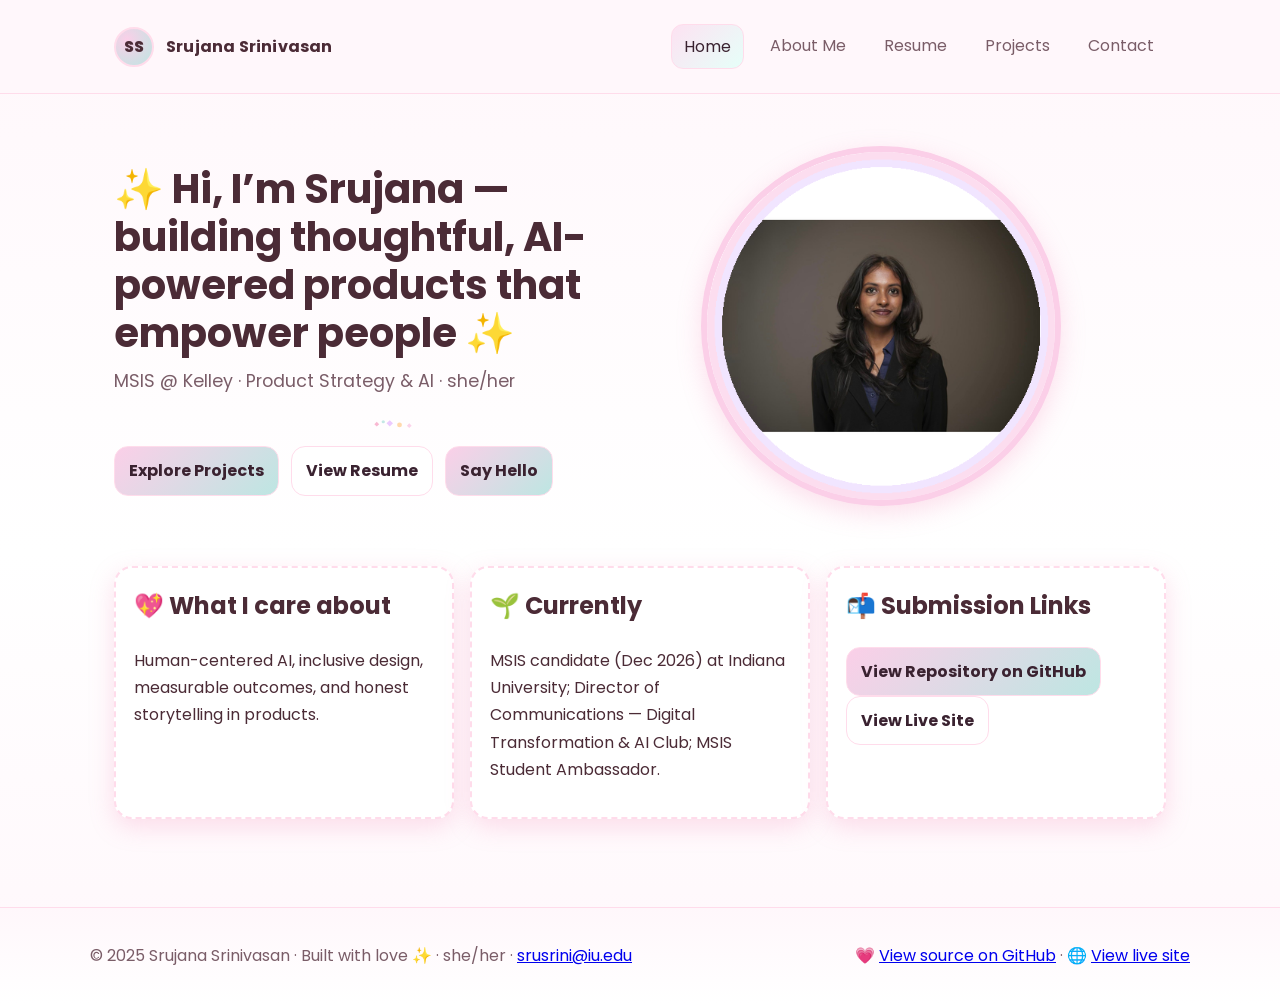
<file: index.html>
<!doctype html>
<html lang="en">
<head>
  <meta charset="utf-8">
  <meta name="viewport" content="width=device-width, initial-scale=1">
  <title>Home · Srujana Srinivasan</title>
  <meta name="description" content="Srujana Srinivasan — portfolio, resume, projects, and contact.">
  <link rel="preconnect" href="https://fonts.googleapis.com">
  <link rel="preconnect" href="https://fonts.gstatic.com" crossorigin>
  <link href="https://fonts.googleapis.com/css2?family=Poppins:wght@400;500;600;700&display=swap" rel="stylesheet">
  <link rel="stylesheet" href="styles.css">
</head>
<body>
  <header class="site-header">
    <div class="container header-inner">
      <a class="brand" href="index.html" aria-label="Home">
        <span class="brand-logo" aria-hidden="true">SS</span>
        <span class="brand-text">Srujana Srinivasan</span>
      </a>
      <nav aria-label="Primary">
        <button class="nav-toggle" aria-expanded="false" aria-controls="primary-menu">Menu</button>
        <ul id="primary-menu" class="nav-list">
          <li><a href="index.html" aria-current="page" class="active">Home</a></li>
<li><a href="about.html" >About Me</a></li>
<li><a href="resume.html" >Resume</a></li>
<li><a href="projects.html" >Projects</a></li>
<li><a href="contact.html" >Contact</a></li>
        </ul>
      </nav>
    </div>
  </header>
  <main class="container">
    
<section class="hero">
  <div>
    <h1>✨ Hi, I’m Srujana — building thoughtful, AI-powered products that empower people ✨</h1>
    <p class="kawaii">MSIS @ Kelley · Product Strategy &amp; AI · she/her</p>
    <div class="divider"><img src="images/sparkle.svg" alt="sparkle divider"></div>
    <div class="cta-row">
      <a class="btn" href="projects.html">Explore Projects</a>
      <a class="btn btn-secondary" href="resume.html">View Resume</a>
      <a class="btn" href="contact.html">Say Hello</a>
    </div>
  </div>
  <div class="hero-visual">
    <img src="images/avatar_placeholder.png" alt="Srujana headshot with soft pastel circular frame." width="360" height="360">
  </div>
</section>

<section class="cards">
  <article class="card">
    <h2>💖 What I care about</h2>
    <p>Human-centered AI, inclusive design, measurable outcomes, and honest storytelling in products.</p>
  </article>
  <article class="card">
    <h2>🌱 Currently</h2>
    <p>MSIS candidate (Dec 2026) at Indiana University; Director of Communications — Digital Transformation &amp; AI Club; MSIS Student Ambassador.</p>
  </article>
  <article class="card">
    <h2>📬 Submission Links</h2>
    <p><a class="btn" href="https://github.com/srujana-srini/AiDD-srusrini-assignment5" target="_blank" rel="noopener">View Repository on GitHub</a> <a class="btn btn-secondary" href="https://srujana-srini.github.io/AiDD-srusrini-assignment5/" target="_blank" rel="noopener">View Live Site</a></p>
  </article>
</section>

  </main>
  <footer class="site-footer">
    <div class="container footer-inner">
      <p>&copy; 2025 Srujana Srinivasan · Built with love ✨ · she/her · <a href="mailto:srusrini@iu.edu">srusrini@iu.edu</a></p>
      <p>💗 <a href="https://github.com/srujana-srini/AiDD-srusrini-assignment5" target="_blank" rel="noopener">View source on GitHub</a> · 🌐 <a href="https://srujana-srini.github.io/AiDD-srusrini-assignment5/" target="_blank" rel="noopener">View live site</a></p>
    </div>
  </footer>
  <script>
    const btn = document.querySelector('.nav-toggle');
    const menu = document.getElementById('primary-menu');
    if (btn && menu) {
      btn.addEventListener('click', () => {
        const expanded = btn.getAttribute('aria-expanded') === 'true';
        btn.setAttribute('aria-expanded', String(!expanded));
        menu.classList.toggle('open');
      });
    }
  </script>
</body>
</html>
</file>
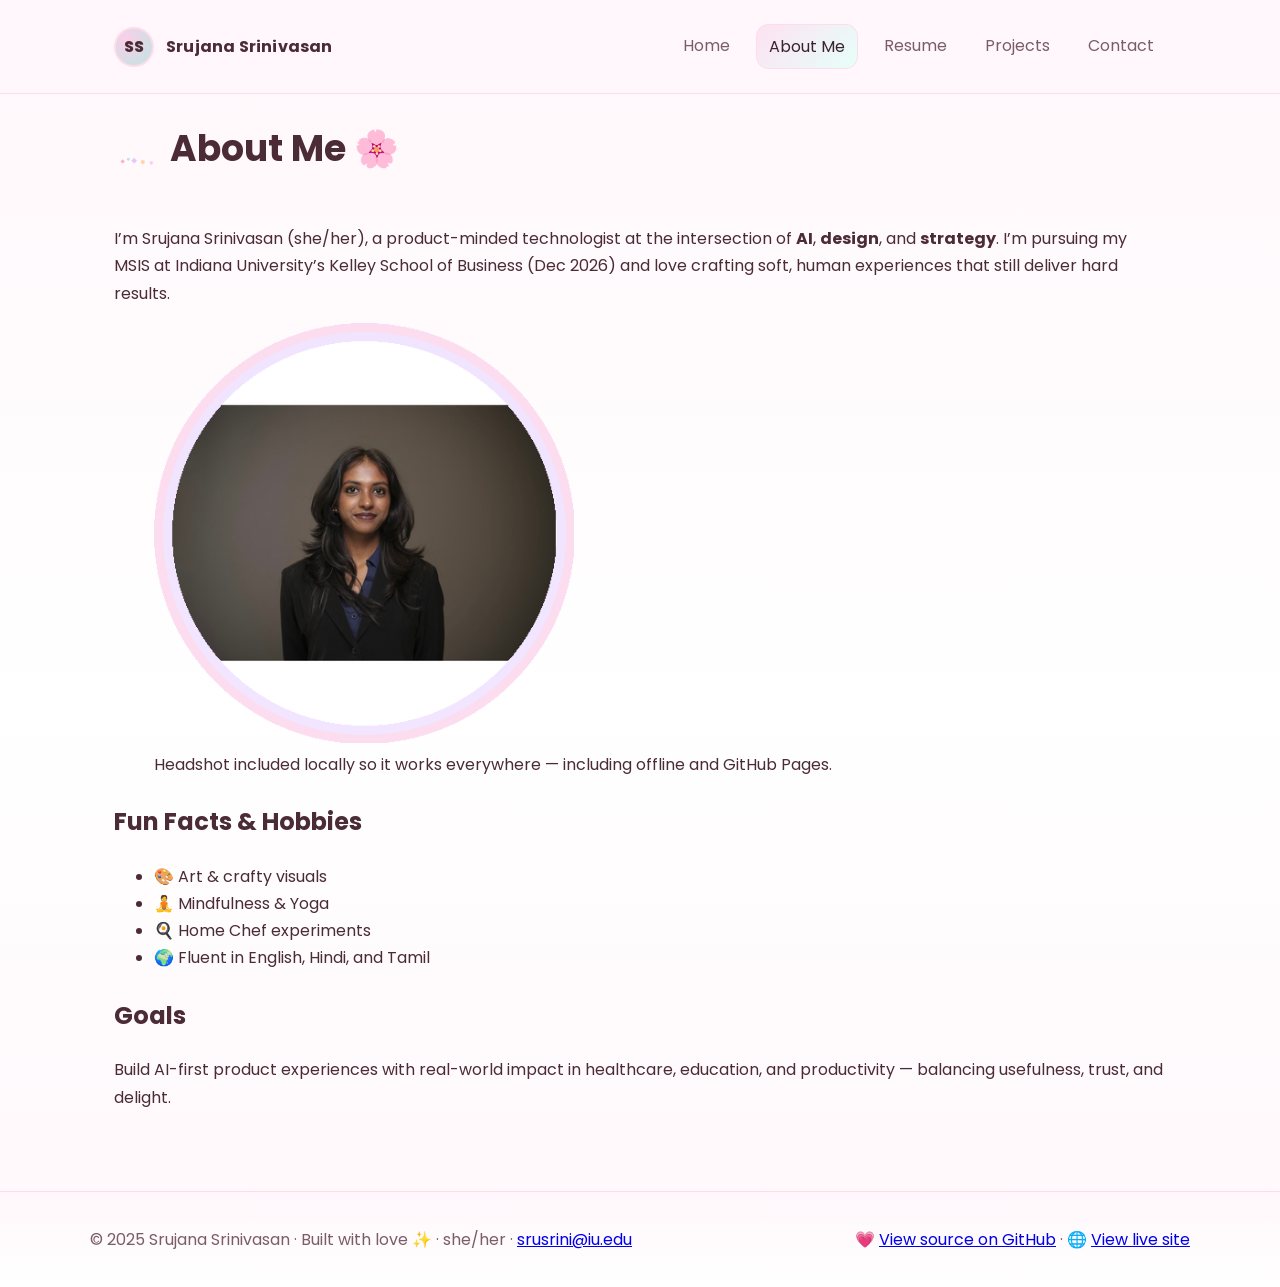
<file: about.html>
<!doctype html>
<html lang="en">
<head>
  <meta charset="utf-8">
  <meta name="viewport" content="width=device-width, initial-scale=1">
  <title>About · Srujana Srinivasan</title>
  <meta name="description" content="Srujana Srinivasan — portfolio, resume, projects, and contact.">
  <link rel="preconnect" href="https://fonts.googleapis.com">
  <link rel="preconnect" href="https://fonts.gstatic.com" crossorigin>
  <link href="https://fonts.googleapis.com/css2?family=Poppins:wght@400;500;600;700&display=swap" rel="stylesheet">
  <link rel="stylesheet" href="styles.css">
</head>
<body>
  <header class="site-header">
    <div class="container header-inner">
      <a class="brand" href="index.html" aria-label="Home">
        <span class="brand-logo" aria-hidden="true">SS</span>
        <span class="brand-text">Srujana Srinivasan</span>
      </a>
      <nav aria-label="Primary">
        <button class="nav-toggle" aria-expanded="false" aria-controls="primary-menu">Menu</button>
        <ul id="primary-menu" class="nav-list">
          <li><a href="index.html" >Home</a></li>
<li><a href="about.html" aria-current="page" class="active">About Me</a></li>
<li><a href="resume.html" >Resume</a></li>
<li><a href="projects.html" >Projects</a></li>
<li><a href="contact.html" >Contact</a></li>
        </ul>
      </nav>
    </div>
  </header>
  <main class="container">
    
<article class="prose">
  <div class="section-title">
    <img src="images/sparkle.svg" alt="" aria-hidden="true">
    <h1>About Me 🌸</h1>
  </div>
  <p>I’m Srujana Srinivasan (she/her), a product-minded technologist at the intersection of <strong>AI</strong>, <strong>design</strong>, and <strong>strategy</strong>. I’m pursuing my MSIS at Indiana University’s Kelley School of Business (Dec 2026) and love crafting soft, human experiences that still deliver hard results.</p>

  <figure class="about-photo">
    <img src="images/avatar_placeholder.png" alt="Srujana headshot inside soft circular pastel frame." width="420" height="420">
    <figcaption>Headshot included locally so it works everywhere — including offline and GitHub Pages.</figcaption>
  </figure>

  <h2>Fun Facts & Hobbies</h2>
  <ul>
    <li>🎨 Art & crafty visuals</li>
    <li>🧘 Mindfulness & Yoga</li>
    <li>🍳 Home Chef experiments</li>
    <li>🌍 Fluent in English, Hindi, and Tamil</li>
  </ul>

  <h2>Goals</h2>
  <p>Build AI-first product experiences with real-world impact in healthcare, education, and productivity — balancing usefulness, trust, and delight.</p>
</article>

  </main>
  <footer class="site-footer">
    <div class="container footer-inner">
      <p>&copy; 2025 Srujana Srinivasan · Built with love ✨ · she/her · <a href="mailto:srusrini@iu.edu">srusrini@iu.edu</a></p>
      <p>💗 <a href="https://github.com/srujana-srini/AiDD-srusrini-assignment5" target="_blank" rel="noopener">View source on GitHub</a> · 🌐 <a href="https://srujana-srini.github.io/AiDD-srusrini-assignment5/" target="_blank" rel="noopener">View live site</a></p>
    </div>
  </footer>
  <script>
    const btn = document.querySelector('.nav-toggle');
    const menu = document.getElementById('primary-menu');
    if (btn && menu) {
      btn.addEventListener('click', () => {
        const expanded = btn.getAttribute('aria-expanded') === 'true';
        btn.setAttribute('aria-expanded', String(!expanded));
        menu.classList.toggle('open');
      });
    }
  </script>
</body>
</html>
</file>
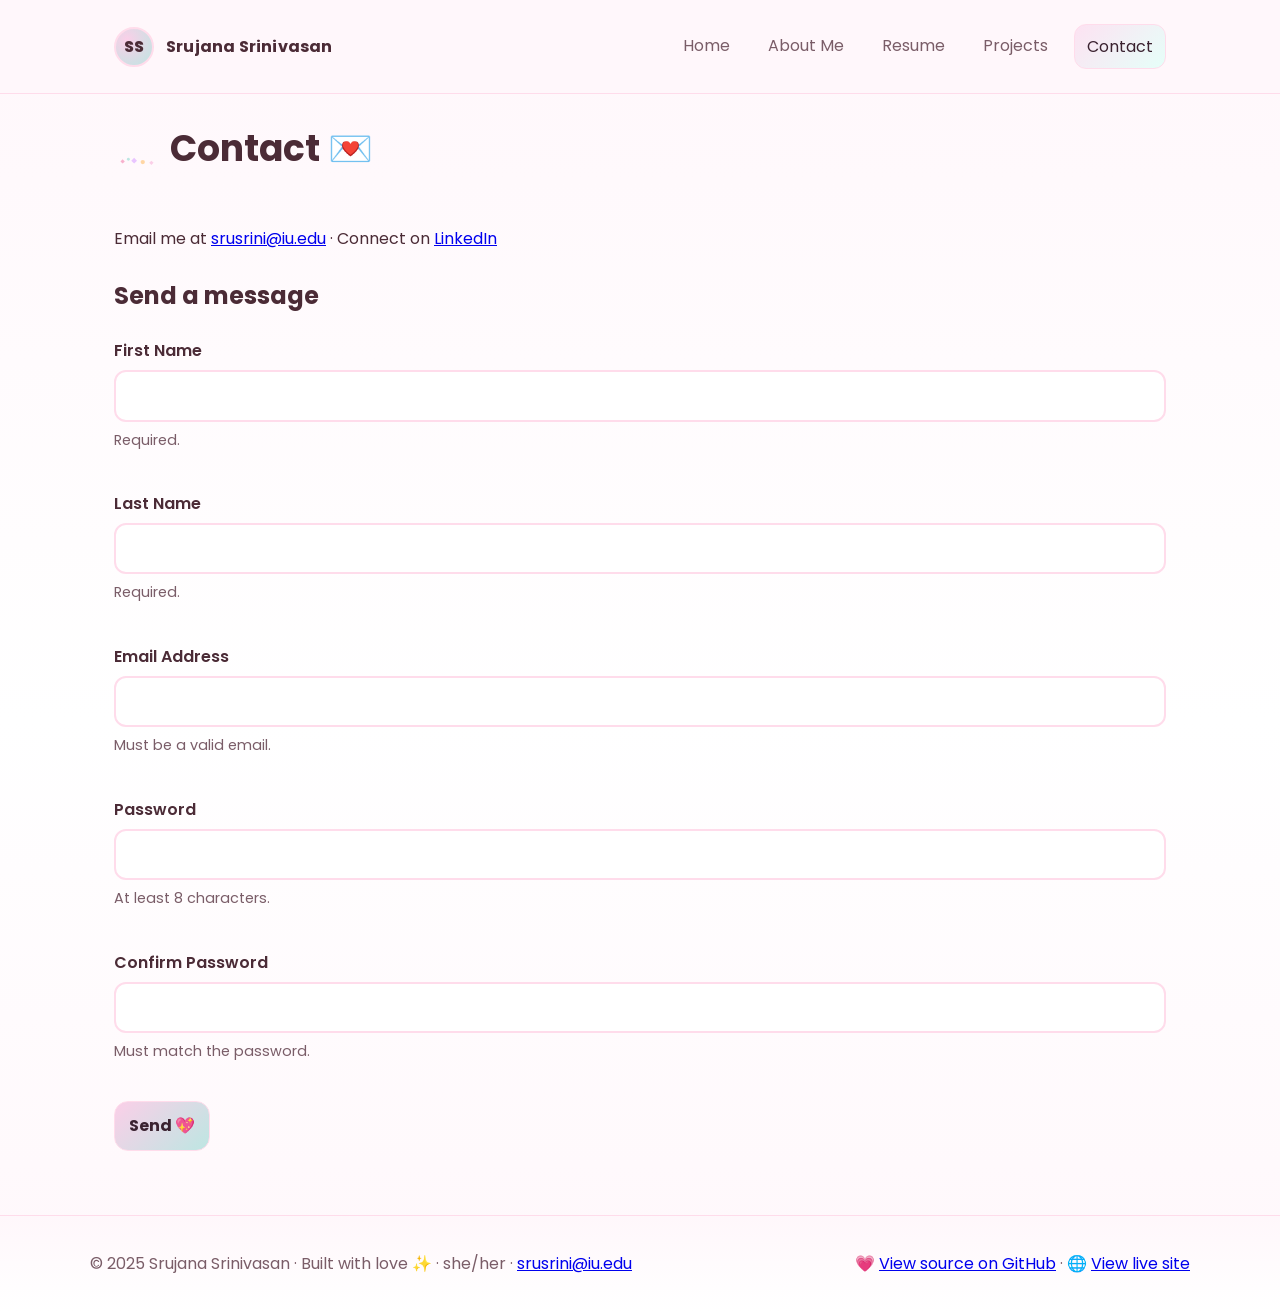
<file: contact.html>
<!doctype html>
<html lang="en">
<head>
  <meta charset="utf-8">
  <meta name="viewport" content="width=device-width, initial-scale=1">
  <title>Contact · Srujana Srinivasan</title>
  <meta name="description" content="Srujana Srinivasan — portfolio, resume, projects, and contact.">
  <link rel="preconnect" href="https://fonts.googleapis.com">
  <link rel="preconnect" href="https://fonts.gstatic.com" crossorigin>
  <link href="https://fonts.googleapis.com/css2?family=Poppins:wght@400;500;600;700&display=swap" rel="stylesheet">
  <link rel="stylesheet" href="styles.css">
</head>
<body>
  <header class="site-header">
    <div class="container header-inner">
      <a class="brand" href="index.html" aria-label="Home">
        <span class="brand-logo" aria-hidden="true">SS</span>
        <span class="brand-text">Srujana Srinivasan</span>
      </a>
      <nav aria-label="Primary">
        <button class="nav-toggle" aria-expanded="false" aria-controls="primary-menu">Menu</button>
        <ul id="primary-menu" class="nav-list">
          <li><a href="index.html" >Home</a></li>
<li><a href="about.html" >About Me</a></li>
<li><a href="resume.html" >Resume</a></li>
<li><a href="projects.html" >Projects</a></li>
<li><a href="contact.html" aria-current="page" class="active">Contact</a></li>
        </ul>
      </nav>
    </div>
  </header>
  <main class="container">
    
<section class="prose">
  <div class="section-title">
    <img src="images/sparkle.svg" alt="" aria-hidden="true">
    <h1>Contact 💌</h1>
  </div>
  <p>Email me at <a href="mailto:srusrini@iu.edu">srusrini@iu.edu</a> · Connect on <a href="https://www.linkedin.com/in/srujana-srinivasan/" target="_blank" rel="noopener">LinkedIn</a></p>

  <h2>Send a message</h2>
  <form id="contactForm" novalidate>
    <div class="form-row">
      <label for="firstName">First Name</label>
      <input id="firstName" name="firstName" type="text" required aria-describedby="firstNameHelp">
      <small id="firstNameHelp" class="hint">Required.</small>
      <span class="error" id="firstNameError" aria-live="polite"></span>
    </div>

    <div class="form-row">
      <label for="lastName">Last Name</label>
      <input id="lastName" name="lastName" type="text" required aria-describedby="lastNameHelp">
      <small id="lastNameHelp" class="hint">Required.</small>
      <span class="error" id="lastNameError" aria-live="polite"></span>
    </div>

    <div class="form-row">
      <label for="email">Email Address</label>
      <input id="email" name="email" type="email" required aria-describedby="emailHelp">
      <small id="emailHelp" class="hint">Must be a valid email.</small>
      <span class="error" id="emailError" aria-live="polite"></span>
    </div>

    <div class="form-row">
      <label for="password">Password</label>
      <input id="password" name="password" type="password" minlength="8" required aria-describedby="passwordHelp">
      <small id="passwordHelp" class="hint">At least 8 characters.</small>
      <span class="error" id="passwordError" aria-live="polite"></span>
    </div>

    <div class="form-row">
      <label for="confirmPassword">Confirm Password</label>
      <input id="confirmPassword" name="confirmPassword" type="password" minlength="8" required aria-describedby="confirmPasswordHelp">
      <small id="confirmPasswordHelp" class="hint">Must match the password.</small>
      <span class="error" id="confirmPasswordError" aria-live="polite"></span>
    </div>

    <button class="btn" type="submit">Send 💖</button>
  </form>
</section>

<script>
  const form = document.getElementById('contactForm');
  const fields = ['firstName','lastName','email','password','confirmPassword'];

  function setError(id, msg) {
    const el = document.getElementById(id + 'Error');
    if (el) el.textContent = msg || '';
  }
  function clearErrors() { fields.forEach(f => setError(f, '')); }

  form.addEventListener('submit', (e) => {
    clearErrors();
    let valid = true;

    const first = document.getElementById('firstName');
    const last = document.getElementById('lastName');
    const email = document.getElementById('email');
    const pass = document.getElementById('password');
    const conf = document.getElementById('confirmPassword');

    if (!first.value.trim()) { setError('firstName', 'Please add your first name 💕'); valid = false; }
    if (!last.value.trim()) { setError('lastName', 'Last name is needed ✨'); valid = false; }
    if (!email.validity.valid) { setError('email', 'A valid email, pretty please ✉️'); valid = false; }
    if (!pass.value || pass.value.length < 8) { setError('password', '8+ characters for security 💌'); valid = false; }
    if (conf.value !== pass.value) { setError('confirmPassword', 'Passwords need to match 💗'); valid = false; }

    if (!valid) { e.preventDefault(); return; }
    e.preventDefault();
    window.location.href = 'thankyou.html';
  });
</script>

  </main>
  <footer class="site-footer">
    <div class="container footer-inner">
      <p>&copy; 2025 Srujana Srinivasan · Built with love ✨ · she/her · <a href="mailto:srusrini@iu.edu">srusrini@iu.edu</a></p>
      <p>💗 <a href="https://github.com/srujana-srini/AiDD-srusrini-assignment5" target="_blank" rel="noopener">View source on GitHub</a> · 🌐 <a href="https://srujana-srini.github.io/AiDD-srusrini-assignment5/" target="_blank" rel="noopener">View live site</a></p>
    </div>
  </footer>
  <script>
    const btn = document.querySelector('.nav-toggle');
    const menu = document.getElementById('primary-menu');
    if (btn && menu) {
      btn.addEventListener('click', () => {
        const expanded = btn.getAttribute('aria-expanded') === 'true';
        btn.setAttribute('aria-expanded', String(!expanded));
        menu.classList.toggle('open');
      });
    }
  </script>
</body>
</html>
</file>
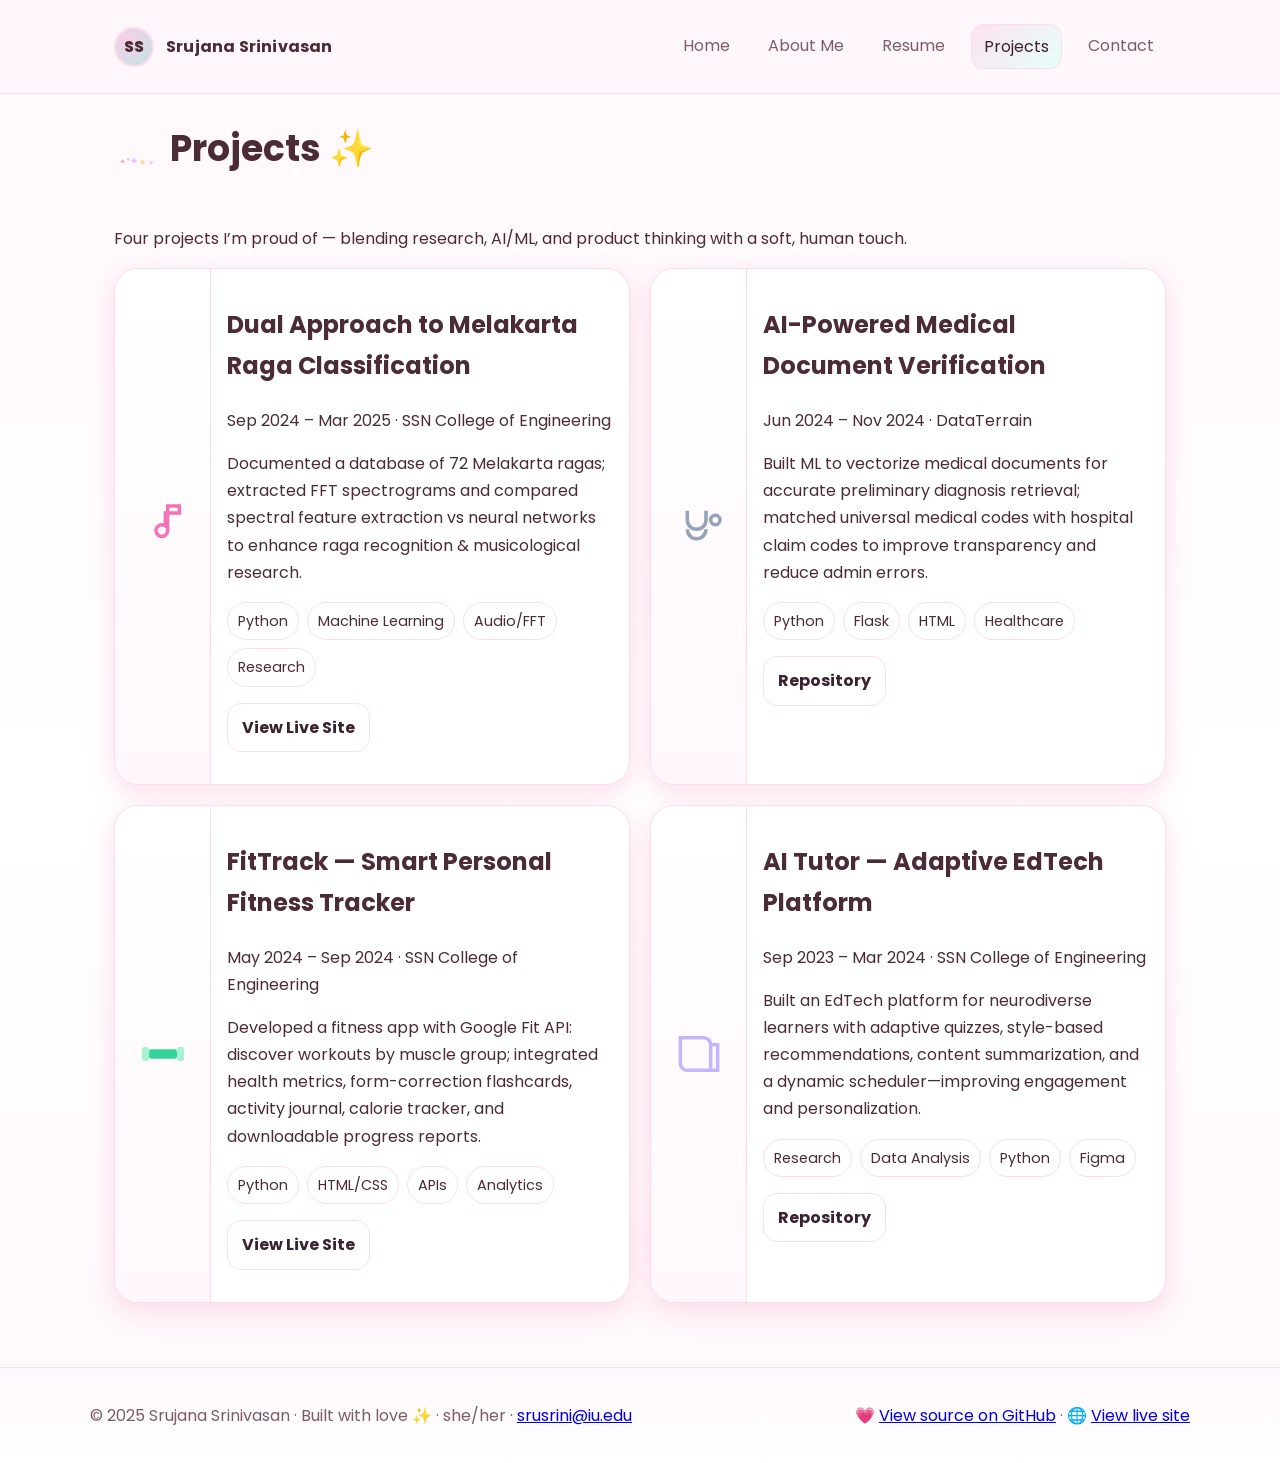
<file: projects.html>
<!doctype html>
<html lang="en">
<head>
  <meta charset="utf-8">
  <meta name="viewport" content="width=device-width, initial-scale=1">
  <title>Projects · Srujana Srinivasan</title>
  <meta name="description" content="Srujana Srinivasan — portfolio, resume, projects, and contact.">
  <link rel="preconnect" href="https://fonts.googleapis.com">
  <link rel="preconnect" href="https://fonts.gstatic.com" crossorigin>
  <link href="https://fonts.googleapis.com/css2?family=Poppins:wght@400;500;600;700&display=swap" rel="stylesheet">
  <link rel="stylesheet" href="styles.css">
</head>
<body>
  <header class="site-header">
    <div class="container header-inner">
      <a class="brand" href="index.html" aria-label="Home">
        <span class="brand-logo" aria-hidden="true">SS</span>
        <span class="brand-text">Srujana Srinivasan</span>
      </a>
      <nav aria-label="Primary">
        <button class="nav-toggle" aria-expanded="false" aria-controls="primary-menu">Menu</button>
        <ul id="primary-menu" class="nav-list">
          <li><a href="index.html" >Home</a></li>
<li><a href="about.html" >About Me</a></li>
<li><a href="resume.html" >Resume</a></li>
<li><a href="projects.html" aria-current="page" class="active">Projects</a></li>
<li><a href="contact.html" >Contact</a></li>
        </ul>
      </nav>
    </div>
  </header>
  <main class="container">
    
<section class="prose">
  <div class="section-title">
    <img src="images/sparkle.svg" alt="" aria-hidden="true">
    <h1>Projects ✨</h1>
  </div>
  <p>Four projects I’m proud of — blending research, AI/ML, and product thinking with a soft, human touch.</p>
</section>

<section class="grid-2">

  <article class="project">
    <div class="icon"><img src="images/icon_music.svg" alt="Music icon"></div>
    <div class="project-body">
      <h2>Dual Approach to Melakarta Raga Classification</h2>
      <p class="meta">Sep 2024 – Mar 2025 · SSN College of Engineering</p>
      <p>Documented a database of 72 Melakarta ragas; extracted FFT spectrograms and compared spectral feature extraction vs neural networks to enhance raga recognition &amp; musicological research.</p>
      <div class="badges">
        <span class="badge">Python</span><span class="badge">Machine Learning</span><span class="badge">Audio/FFT</span><span class="badge">Research</span>
      </div>
      <p class="project-links"><a class="btn btn-secondary" href="{LIVE_URL}" target="_blank" rel="noopener">View Live Site</a></p>
    </div>
  </article>

  <article class="project">
    <div class="icon"><img src="images/icon_stethoscope.svg" alt="Stethoscope icon"></div>
    <div class="project-body">
      <h2>AI-Powered Medical Document Verification</h2>
      <p class="meta">Jun 2024 – Nov 2024 · DataTerrain</p>
      <p>Built ML to vectorize medical documents for accurate preliminary diagnosis retrieval; matched universal medical codes with hospital claim codes to improve transparency and reduce admin errors.</p>
      <div class="badges">
        <span class="badge">Python</span><span class="badge">Flask</span><span class="badge">HTML</span><span class="badge">Healthcare</span>
      </div>
      <p class="project-links"><a class="btn btn-secondary" href="{REPO_URL}" target="_blank" rel="noopener">Repository</a></p>
    </div>
  </article>

  <article class="project">
    <div class="icon"><img src="images/icon_dumbbell.svg" alt="Dumbbell icon"></div>
    <div class="project-body">
      <h2>FitTrack — Smart Personal Fitness Tracker</h2>
      <p class="meta">May 2024 – Sep 2024 · SSN College of Engineering</p>
      <p>Developed a fitness app with Google Fit API: discover workouts by muscle group; integrated health metrics, form-correction flashcards, activity journal, calorie tracker, and downloadable progress reports.</p>
      <div class="badges">
        <span class="badge">Python</span><span class="badge">HTML/CSS</span><span class="badge">APIs</span><span class="badge">Analytics</span>
      </div>
      <p class="project-links"><a class="btn btn-secondary" href="{LIVE_URL}" target="_blank" rel="noopener">View Live Site</a></p>
    </div>
  </article>

  <article class="project">
    <div class="icon"><img src="images/icon_book.svg" alt="Book icon"></div>
    <div class="project-body">
      <h2>AI Tutor — Adaptive EdTech Platform</h2>
      <p class="meta">Sep 2023 – Mar 2024 · SSN College of Engineering</p>
      <p>Built an EdTech platform for neurodiverse learners with adaptive quizzes, style-based recommendations, content summarization, and a dynamic scheduler—improving engagement and personalization.</p>
      <div class="badges">
        <span class="badge">Research</span><span class="badge">Data Analysis</span><span class="badge">Python</span><span class="badge">Figma</span>
      </div>
      <p class="project-links"><a class="btn btn-secondary" href="{REPO_URL}" target="_blank" rel="noopener">Repository</a></p>
    </div>
  </article>

</section>

  </main>
  <footer class="site-footer">
    <div class="container footer-inner">
      <p>&copy; 2025 Srujana Srinivasan · Built with love ✨ · she/her · <a href="mailto:srusrini@iu.edu">srusrini@iu.edu</a></p>
      <p>💗 <a href="https://github.com/srujana-srini/AiDD-srusrini-assignment5" target="_blank" rel="noopener">View source on GitHub</a> · 🌐 <a href="https://srujana-srini.github.io/AiDD-srusrini-assignment5/" target="_blank" rel="noopener">View live site</a></p>
    </div>
  </footer>
  <script>
    const btn = document.querySelector('.nav-toggle');
    const menu = document.getElementById('primary-menu');
    if (btn && menu) {
      btn.addEventListener('click', () => {
        const expanded = btn.getAttribute('aria-expanded') === 'true';
        btn.setAttribute('aria-expanded', String(!expanded));
        menu.classList.toggle('open');
      });
    }
  </script>
</body>
</html>
</file>
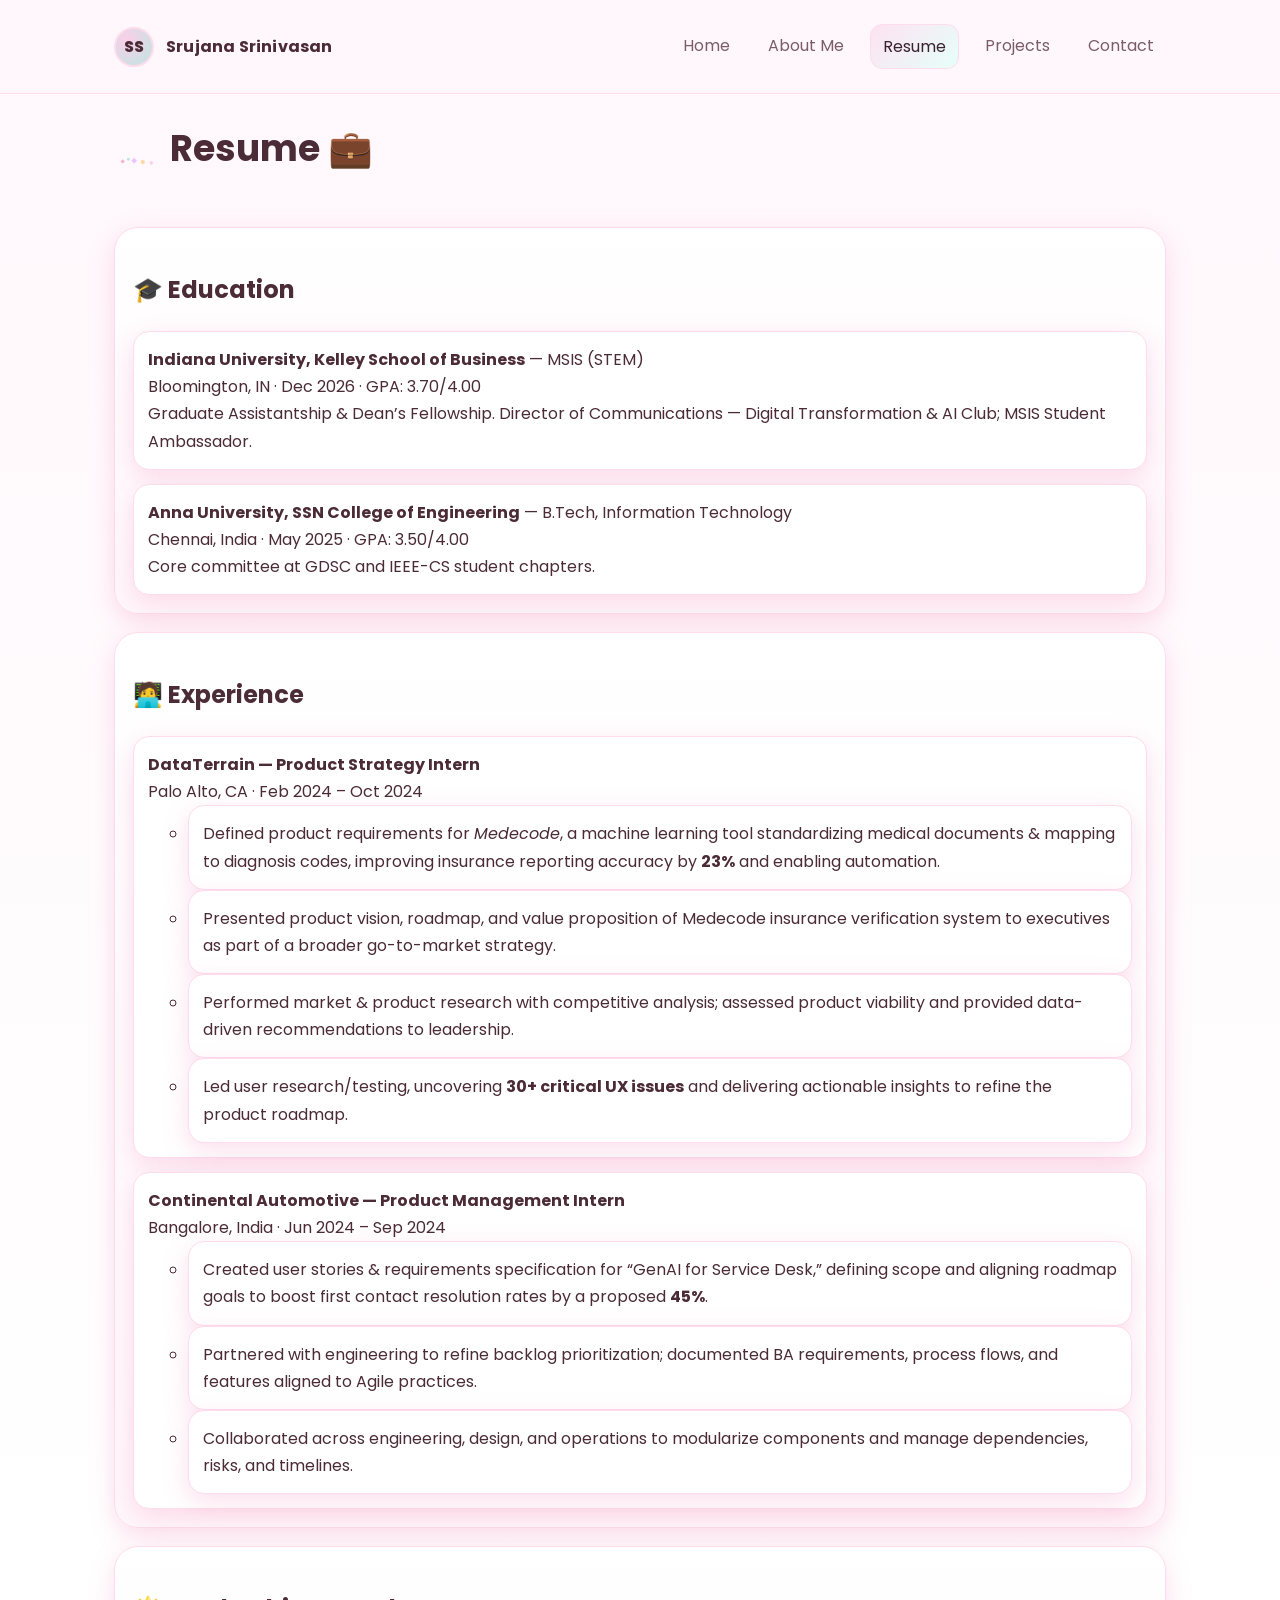
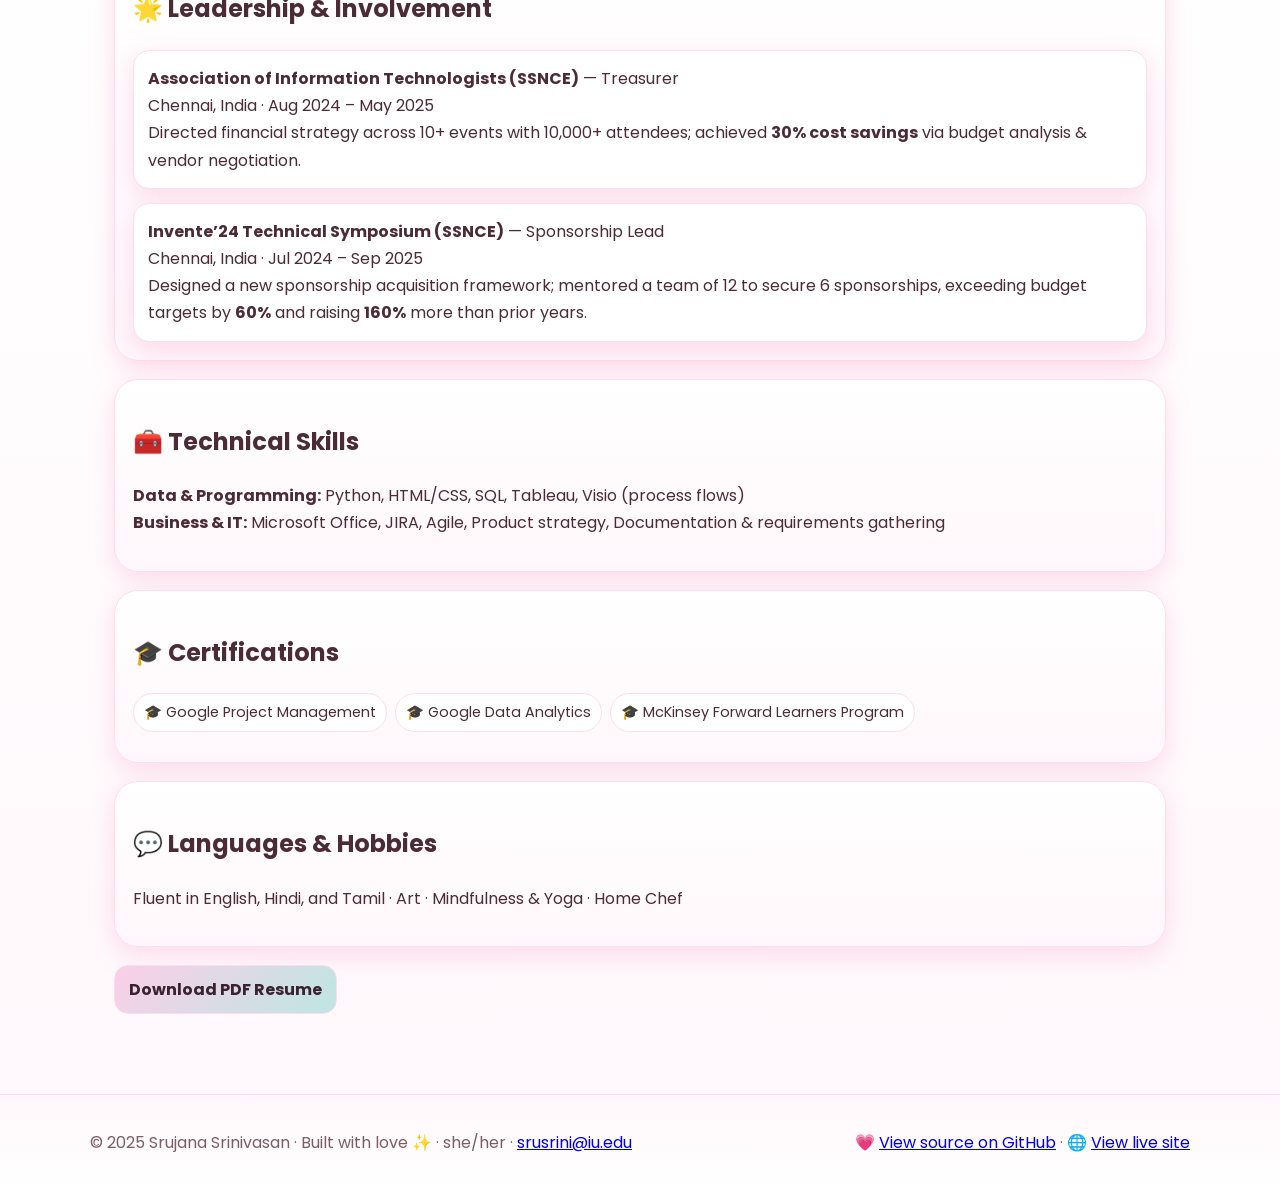
<file: resume.html>
<!doctype html>
<html lang="en">
<head>
  <meta charset="utf-8">
  <meta name="viewport" content="width=device-width, initial-scale=1">
  <title>Resume · Srujana Srinivasan</title>
  <meta name="description" content="Srujana Srinivasan — portfolio, resume, projects, and contact.">
  <link rel="preconnect" href="https://fonts.googleapis.com">
  <link rel="preconnect" href="https://fonts.gstatic.com" crossorigin>
  <link href="https://fonts.googleapis.com/css2?family=Poppins:wght@400;500;600;700&display=swap" rel="stylesheet">
  <link rel="stylesheet" href="styles.css">
</head>
<body>
  <header class="site-header">
    <div class="container header-inner">
      <a class="brand" href="index.html" aria-label="Home">
        <span class="brand-logo" aria-hidden="true">SS</span>
        <span class="brand-text">Srujana Srinivasan</span>
      </a>
      <nav aria-label="Primary">
        <button class="nav-toggle" aria-expanded="false" aria-controls="primary-menu">Menu</button>
        <ul id="primary-menu" class="nav-list">
          <li><a href="index.html" >Home</a></li>
<li><a href="about.html" >About Me</a></li>
<li><a href="resume.html" aria-current="page" class="active">Resume</a></li>
<li><a href="projects.html" >Projects</a></li>
<li><a href="contact.html" >Contact</a></li>
        </ul>
      </nav>
    </div>
  </header>
  <main class="container">
    
<article class="prose">
  <div class="section-title">
    <img src="images/sparkle.svg" alt="" aria-hidden="true">
    <h1>Resume 💼</h1>
  </div>

  <section class="section">
    <h2>🎓 Education</h2>
    <ul class="timeline">
      <li>
        <div><strong>Indiana University, Kelley School of Business</strong> — MSIS (STEM)</div>
        <div class="meta">Bloomington, IN · Dec 2026 · GPA: 3.70/4.00</div>
        <div class="desc">Graduate Assistantship &amp; Dean’s Fellowship. Director of Communications — Digital Transformation &amp; AI Club; MSIS Student Ambassador.</div>
      </li>
      <li>
        <div><strong>Anna University, SSN College of Engineering</strong> — B.Tech, Information Technology</div>
        <div class="meta">Chennai, India · May 2025 · GPA: 3.50/4.00</div>
        <div class="desc">Core committee at GDSC and IEEE-CS student chapters.</div>
      </li>
    </ul>
  </section>

  <section class="section">
    <h2>🧑‍💻 Experience</h2>
    <ul class="timeline">
      <li>
        <div><strong>DataTerrain — Product Strategy Intern</strong></div>
        <div class="meta">Palo Alto, CA · Feb 2024 – Oct 2024</div>
        <ul>
          <li>Defined product requirements for <em>Medecode</em>, a machine learning tool standardizing medical documents &amp; mapping to diagnosis codes, improving insurance reporting accuracy by <strong>23%</strong> and enabling automation.</li>
          <li>Presented product vision, roadmap, and value proposition of Medecode insurance verification system to executives as part of a broader go-to-market strategy.</li>
          <li>Performed market &amp; product research with competitive analysis; assessed product viability and provided data-driven recommendations to leadership.</li>
          <li>Led user research/testing, uncovering <strong>30+ critical UX issues</strong> and delivering actionable insights to refine the product roadmap.</li>
        </ul>
      </li>
      <li>
        <div><strong>Continental Automotive — Product Management Intern</strong></div>
        <div class="meta">Bangalore, India · Jun 2024 – Sep 2024</div>
        <ul>
          <li>Created user stories &amp; requirements specification for “GenAI for Service Desk,” defining scope and aligning roadmap goals to boost first contact resolution rates by a proposed <strong>45%</strong>.</li>
          <li>Partnered with engineering to refine backlog prioritization; documented BA requirements, process flows, and features aligned to Agile practices.</li>
          <li>Collaborated across engineering, design, and operations to modularize components and manage dependencies, risks, and timelines.</li>
        </ul>
      </li>
    </ul>
  </section>

  <section class="section">
    <h2>🌟 Leadership & Involvement</h2>
    <ul class="timeline">
      <li>
        <div><strong>Association of Information Technologists (SSNCE)</strong> — Treasurer</div>
        <div class="meta">Chennai, India · Aug 2024 – May 2025</div>
        <div class="desc">Directed financial strategy across 10+ events with 10,000+ attendees; achieved <strong>30% cost savings</strong> via budget analysis &amp; vendor negotiation.</div>
      </li>
      <li>
        <div><strong>Invente’24 Technical Symposium (SSNCE)</strong> — Sponsorship Lead</div>
        <div class="meta">Chennai, India · Jul 2024 – Sep 2025</div>
        <div class="desc">Designed a new sponsorship acquisition framework; mentored a team of 12 to secure 6 sponsorships, exceeding budget targets by <strong>60%</strong> and raising <strong>160%</strong> more than prior years.</div>
      </li>
    </ul>
  </section>

  <section class="section">
    <h2>🧰 Technical Skills</h2>
    <p><strong>Data &amp; Programming:</strong> Python, HTML/CSS, SQL, Tableau, Visio (process flows)<br>
       <strong>Business &amp; IT:</strong> Microsoft Office, JIRA, Agile, Product strategy, Documentation &amp; requirements gathering</p>
  </section>

  <section class="section">
    <h2>🎓 Certifications</h2>
    <div class="badges">
      <span class="badge">🎓 Google Project Management</span>
      <span class="badge">🎓 Google Data Analytics</span>
      <span class="badge">🎓 McKinsey Forward Learners Program</span>
    </div>
  </section>

  <section class="section">
    <h2>💬 Languages & Hobbies</h2>
    <p>Fluent in English, Hindi, and Tamil · Art · Mindfulness &amp; Yoga · Home Chef</p>
  </section>

  <p><a class="btn" href="#" onclick="alert('PDF generation placeholder — upload your PDF or export from HTML.');return false;">Download PDF Resume</a></p>
</article>

  </main>
  <footer class="site-footer">
    <div class="container footer-inner">
      <p>&copy; 2025 Srujana Srinivasan · Built with love ✨ · she/her · <a href="mailto:srusrini@iu.edu">srusrini@iu.edu</a></p>
      <p>💗 <a href="https://github.com/srujana-srini/AiDD-srusrini-assignment5" target="_blank" rel="noopener">View source on GitHub</a> · 🌐 <a href="https://srujana-srini.github.io/AiDD-srusrini-assignment5/" target="_blank" rel="noopener">View live site</a></p>
    </div>
  </footer>
  <script>
    const btn = document.querySelector('.nav-toggle');
    const menu = document.getElementById('primary-menu');
    if (btn && menu) {
      btn.addEventListener('click', () => {
        const expanded = btn.getAttribute('aria-expanded') === 'true';
        btn.setAttribute('aria-expanded', String(!expanded));
        menu.classList.toggle('open');
      });
    }
  </script>
</body>
</html>
</file>
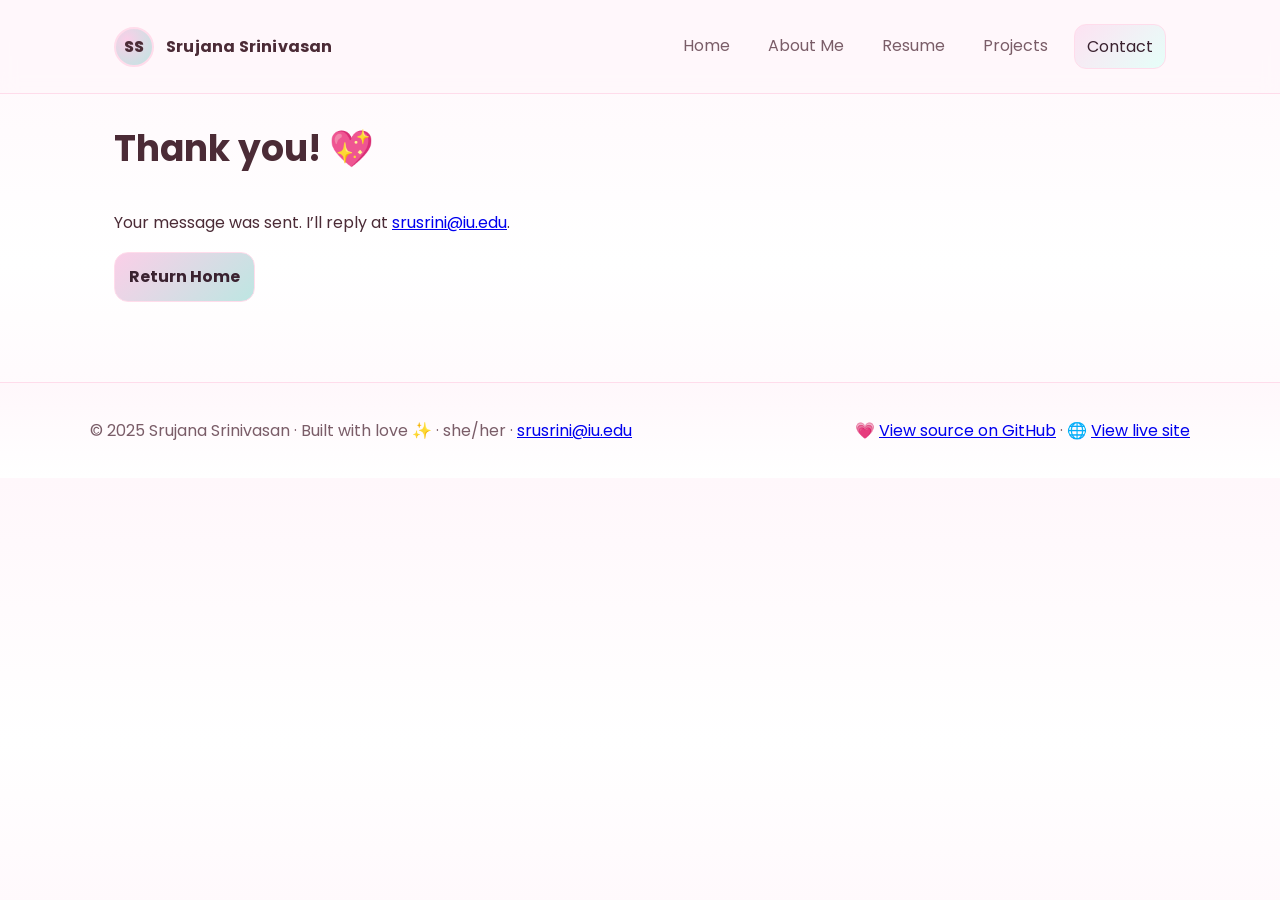
<file: thankyou.html>
<!doctype html>
<html lang="en">
<head>
  <meta charset="utf-8">
  <meta name="viewport" content="width=device-width, initial-scale=1">
  <title>Thanks · Srujana Srinivasan</title>
  <meta name="description" content="Srujana Srinivasan — portfolio, resume, projects, and contact.">
  <link rel="preconnect" href="https://fonts.googleapis.com">
  <link rel="preconnect" href="https://fonts.gstatic.com" crossorigin>
  <link href="https://fonts.googleapis.com/css2?family=Poppins:wght@400;500;600;700&display=swap" rel="stylesheet">
  <link rel="stylesheet" href="styles.css">
</head>
<body>
  <header class="site-header">
    <div class="container header-inner">
      <a class="brand" href="index.html" aria-label="Home">
        <span class="brand-logo" aria-hidden="true">SS</span>
        <span class="brand-text">Srujana Srinivasan</span>
      </a>
      <nav aria-label="Primary">
        <button class="nav-toggle" aria-expanded="false" aria-controls="primary-menu">Menu</button>
        <ul id="primary-menu" class="nav-list">
          <li><a href="index.html" >Home</a></li>
<li><a href="about.html" >About Me</a></li>
<li><a href="resume.html" >Resume</a></li>
<li><a href="projects.html" >Projects</a></li>
<li><a href="contact.html" aria-current="page" class="active">Contact</a></li>
        </ul>
      </nav>
    </div>
  </header>
  <main class="container">
    
<section class="prose center">
  <h1>Thank you! 💖</h1>
  <p>Your message was sent. I’ll reply at <a href="mailto:srusrini@iu.edu">srusrini@iu.edu</a>.</p>
  <p><a class="btn" href="index.html">Return Home</a></p>
</section>

  </main>
  <footer class="site-footer">
    <div class="container footer-inner">
      <p>&copy; 2025 Srujana Srinivasan · Built with love ✨ · she/her · <a href="mailto:srusrini@iu.edu">srusrini@iu.edu</a></p>
      <p>💗 <a href="https://github.com/srujana-srini/AiDD-srusrini-assignment5" target="_blank" rel="noopener">View source on GitHub</a> · 🌐 <a href="https://srujana-srini.github.io/AiDD-srusrini-assignment5/" target="_blank" rel="noopener">View live site</a></p>
    </div>
  </footer>
  <script>
    const btn = document.querySelector('.nav-toggle');
    const menu = document.getElementById('primary-menu');
    if (btn && menu) {
      btn.addEventListener('click', () => {
        const expanded = btn.getAttribute('aria-expanded') === 'true';
        btn.setAttribute('aria-expanded', String(!expanded));
        menu.classList.toggle('open');
      });
    }
  </script>
</body>
</html>
</file>
<file: styles.css>
:root{
  --bg: #fff7fb;
  --panel: #fff;
  --text: #4b2b36;
  --muted: #7a5d68;
  --border: #ffdceb;
  --pink: #fbcfe8;
  --lav: #e9d5ff;
  --mint:#bde6e2;
  --peach:#ffd6a5;
  --accent:#f472b6;
  --radius: 18px;
  --shadow: 0 8px 24px rgba(245, 131, 179, .25);
}
*{box-sizing:border-box}
html,body{margin:0;padding:0}
body{
  font-family: "Poppins", ui-sans-serif, system-ui, -apple-system, "Segoe UI", Roboto, "Helvetica Neue", Arial;
  background: linear-gradient(180deg, #fff7fb 0%, #fff 55%, #fff7fb 100%);
  color: var(--text);
  line-height:1.7;
}
.container{max-width:1100px;margin:0 auto;padding:24px}
.site-header{
  position:sticky;top:0;z-index:10;background:rgba(255,247,251,.85);
  backdrop-filter: blur(8px);border-bottom:1px solid var(--border);
}
.header-inner{display:flex;align-items:center;justify-content:space-between;gap:16px}
.brand{display:flex;align-items:center;gap:12px;text-decoration:none;color:var(--text);font-weight:700}
.brand-logo{display:inline-grid;place-items:center;width:40px;height:40px;border-radius:50%;
  background: radial-gradient(circle at 30% 30%, var(--pink), var(--mint));
  color:#4b2b36;font-weight:800;border:2px solid var(--border);
}
.brand-text{letter-spacing:.2px}
.nav-toggle{display:none;background:#fff;border:1px solid var(--border);color:var(--text);padding:8px 12px;border-radius:12px}
.nav-list{display:flex;gap:14px;list-style:none;margin:0;padding:0}
.nav-list a{color:var(--muted);text-decoration:none;padding:8px 12px;border-radius:12px;display:inline-block}
.nav-list a:hover{background:var(--pink);color:#3a2230}
.nav-list a.active{background:linear-gradient(135deg,#fde2f2,#e6fff9);border:1px solid var(--border);color:#3a2230}
.hero{display:grid;grid-template-columns:1.2fr 1fr;gap:28px;align-items:center;padding:28px 0}
.hero h1{font-size:clamp(28px,4vw,40px);line-height:1.2;margin:0 0 10px}
.hero p{color:var(--muted);margin:0 0 20px}
.hero-visual img{border-radius:50%;border:6px solid #fbcfe8;box-shadow:var(--shadow);background:#fff}
.cta-row{display:flex;gap:12px;flex-wrap:wrap}
.btn{background:linear-gradient(135deg,#fbcfe8,#bde6e2);color:#3a2230;text-decoration:none;border:none;padding:10px 14px;border-radius:14px;font-weight:700;display:inline-block;border:1px solid var(--border)}
.btn:hover{transform:translateY(-1px)}
.btn-secondary{background:#fff}
.divider{display:flex;align-items:center;gap:8px;justify-content:center;margin:10px 0}
.divider img{width:52px;height:auto;opacity:.9}
.cards{display:grid;grid-template-columns:repeat(3,1fr);gap:16px;margin:24px 0}
.card{background:var(--panel);border:2px dashed var(--border);border-radius:var(--radius);padding:18px;box-shadow:var(--shadow)}
.card h2{margin-top:0}
.grid-2{display:grid;grid-template-columns:repeat(2,1fr);gap:20px}
.project{background:var(--panel);border:1px solid var(--border);border-radius:24px;overflow:hidden;box-shadow:var(--shadow);display:grid;grid-template-columns:96px 1fr}
.project .icon{display:grid;place-items:center;background:linear-gradient(180deg,#fff,#fff7fb);border-right:1px solid var(--border)}
.project .icon img{width:56px;height:56px}
.project-body{padding:16px}
.badges{display:flex;flex-wrap:wrap;gap:8px;margin:8px 0 12px}
.badge{background:#fff;border:1px solid var(--border);border-radius:999px;padding:6px 10px;font-size:.9rem}
.prose h1{font-size:clamp(26px,4vw,36px);margin-top:0}
.prose h2{margin-top:24px}
.prose p,.prose li{color:var(--text)}
.timeline{list-style:none;padding:0;margin:0;display:grid;gap:14px}
.timeline li{background:#fff;border:1px solid var(--border);border-radius:16px;padding:14px;box-shadow:var(--shadow)}
.kawaii{font-size:1.1rem}
.section{background:linear-gradient(180deg,#fff,#fff7fb);border:1px solid var(--border);border-radius:24px;padding:18px;box-shadow:var(--shadow);margin:18px 0}
.form-row{display:grid;gap:6px;margin:12px 0}
input, button{font:inherit}
input[type="text"],input[type="email"],input[type="password"]{
  background:#fff;border:2px solid var(--border);color:var(--text);
  padding:10px 12px;border-radius:12px
}
label{font-weight:600}
.hint{color:var(--muted);font-size:.9rem}
.error{color:#b4235a;min-height:1.25em;display:block}
.section-title{display:flex;align-items:center;gap:10px}
.section-title img{width:46px;height:auto}
.site-footer{margin-top:40px;border-top:1px solid var(--border);background:linear-gradient(180deg,#fff7fb,#fff)}
.footer-inner{padding:18px 0;color:var(--muted);display:flex;align-items:center;justify-content:space-between;flex-wrap:wrap;gap:8px}
@media (max-width: 980px){
  .cards{grid-template-columns:1fr 1fr}
  .grid-2{grid-template-columns:1fr}
  .hero{grid-template-columns:1fr}
  .nav-toggle{display:inline-block}
  .nav-list{display:none;flex-direction:column;background:#fff;position:absolute;right:16px;top:60px;padding:10px;border-radius:12px;border:1px solid var(--border)}
  .nav-list.open{display:flex}
}
</file>
